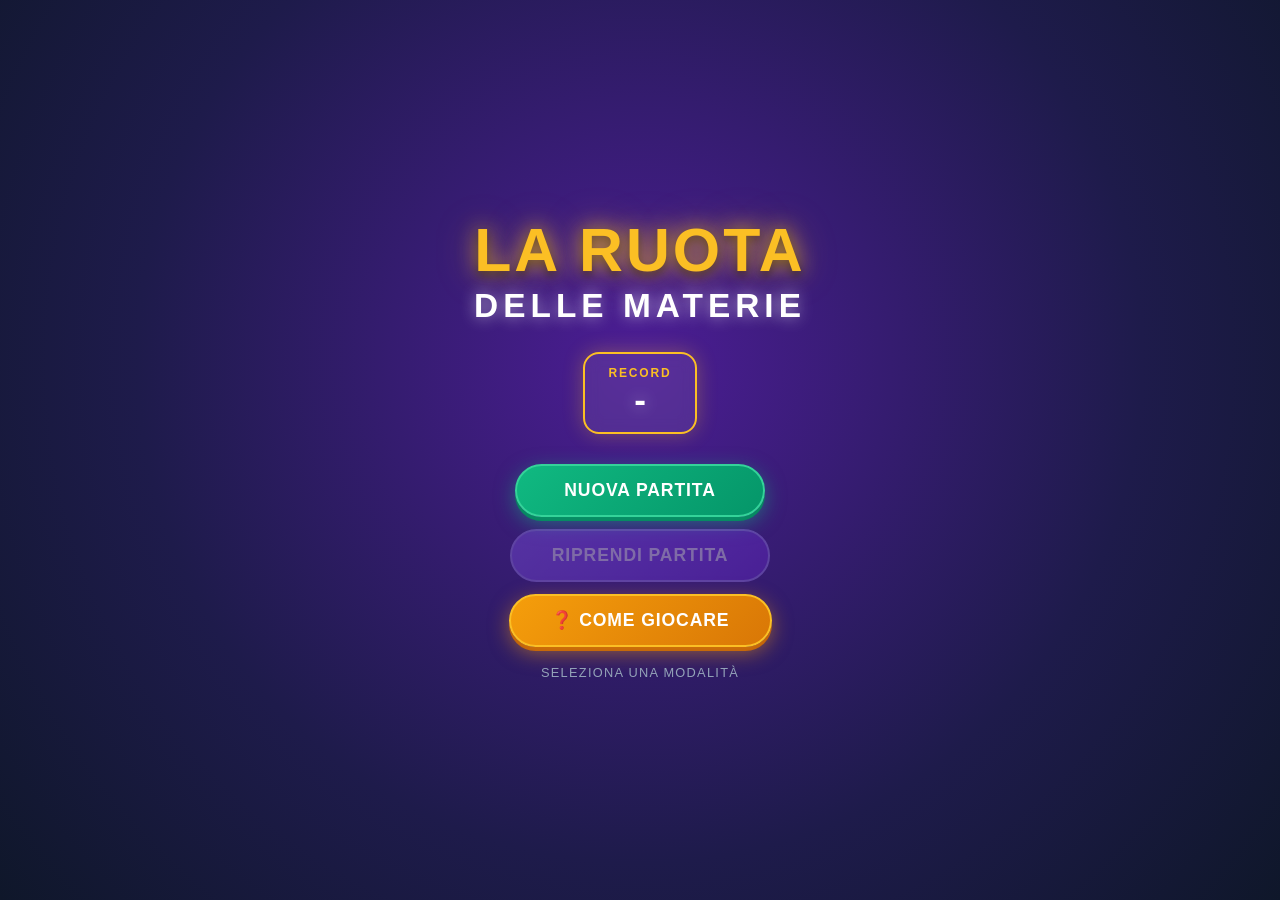
<file: index.html>
<!DOCTYPE html>
<html lang="it">
<head>
  <meta charset="UTF-8">
  <meta name="viewport" content="width=device-width, initial-scale=1.0, maximum-scale=1.0, user-scalable=no">
  <title>La Ruota delle Materie</title>
  <link rel="stylesheet" href="style.css">
</head>
<body>

  <!-- SPLASH SCREEN -->
  <div id="splashScreen" class="splash-screen">
    <div class="splash-content">
      <h1 class="splash-title">LA RUOTA<br><span>DELLE MATERIE</span></h1>
      <div class="splash-best">
        <div class="splash-best-label">Record</div>
        <div class="splash-best-value" id="splashBestScore">-</div>
      </div>
      <div class="splash-buttons">
        <button id="btnNewGame" class="splash-btn splash-btn-new">Nuova Partita</button>
        <button id="btnResumeGame" class="splash-btn splash-btn-resume" disabled>Riprendi Partita</button>
        <a href="help.html" class="splash-btn splash-btn-help">❓ Come Giocare</a>
      </div>
      <div class="splash-hint" id="splashHint">Seleziona una modalità</div>
    </div>
    <div class="splash-particles" id="splashParticles"></div>
  </div>

  <!-- GIOCO -->
  <div id="gameContainer" class="game-container hidden">

    <div class="top-bar">
      <button id="btnBackToMenu" class="top-bar-btn" title="Menu">≡ Menu</button>
      <button id="btnMute" class="top-bar-btn" title="Audio on/off">🔊</button>
    </div>

    <header class="dashboard-header">
      <div class="card" id="cardRound">
        <div class="card-label">Round</div>
        <div class="card-value" id="valRound">1</div>
      </div>
      <div class="card" id="cardConsonanti">
        <div class="card-label">Consonanti</div>
        <div class="card-value" id="valConsonanti">10</div>
      </div>
      <div class="card" id="cardVocali">
        <div class="card-label">Vocali</div>
        <div class="card-value" id="valVocali">3</div>
      </div>
      <div class="card card-jolly" id="cardJolly">
        <div class="card-label">Jolly</div>
        <div class="card-value" id="valJolly">—</div>
      </div>
    </header>

    <div id="winnerBanner" class="winner-full-banner">
      <div class="winner-label">Materia Estratta</div>
      <div id="winnerValue" class="winner-value">-</div>
    </div>

    <div id="questionPhase" class="question-phase-container">
      <div class="question-box">
        <div class="question-label">Domanda</div>
        <div id="questionText" class="question-text">-</div>
      </div>
      <div id="answerBoard" class="answer-board"></div>
      <div class="keyboard-container" id="keyboardContainer"></div>
      <div class="solve-controls">
        <button id="solveBtn" class="solve-btn">Dà la soluzione</button>
        <button id="clearBtn" class="clear-btn">Cancella</button>
      </div>
    </div>

    <div id="titleBanner" class="title-banner">Ruota delle Materie</div>

    <div id="wheelSection" class="wheel-section">
      <div class="wheel-container">
        <div class="pointer"></div>
        <canvas id="wheelCanvas" width="405" height="405"></canvas>
      </div>
      <button id="spinBtn" class="spin-btn">Gira la Ruota</button>
    </div>

    <div id="rewardModal" class="modal-overlay">
      <div class="modal-card">
        <div class="modal-title">Risultato Premio</div>
        <div id="rewardText" class="modal-reward">-</div>
        <button id="modalCloseBtn" class="modal-btn">Continua</button>
      </div>
    </div>

  </div>

  <script src="database.js"></script>
  <script src="app.js"></script>
</body>
</html>
</file>
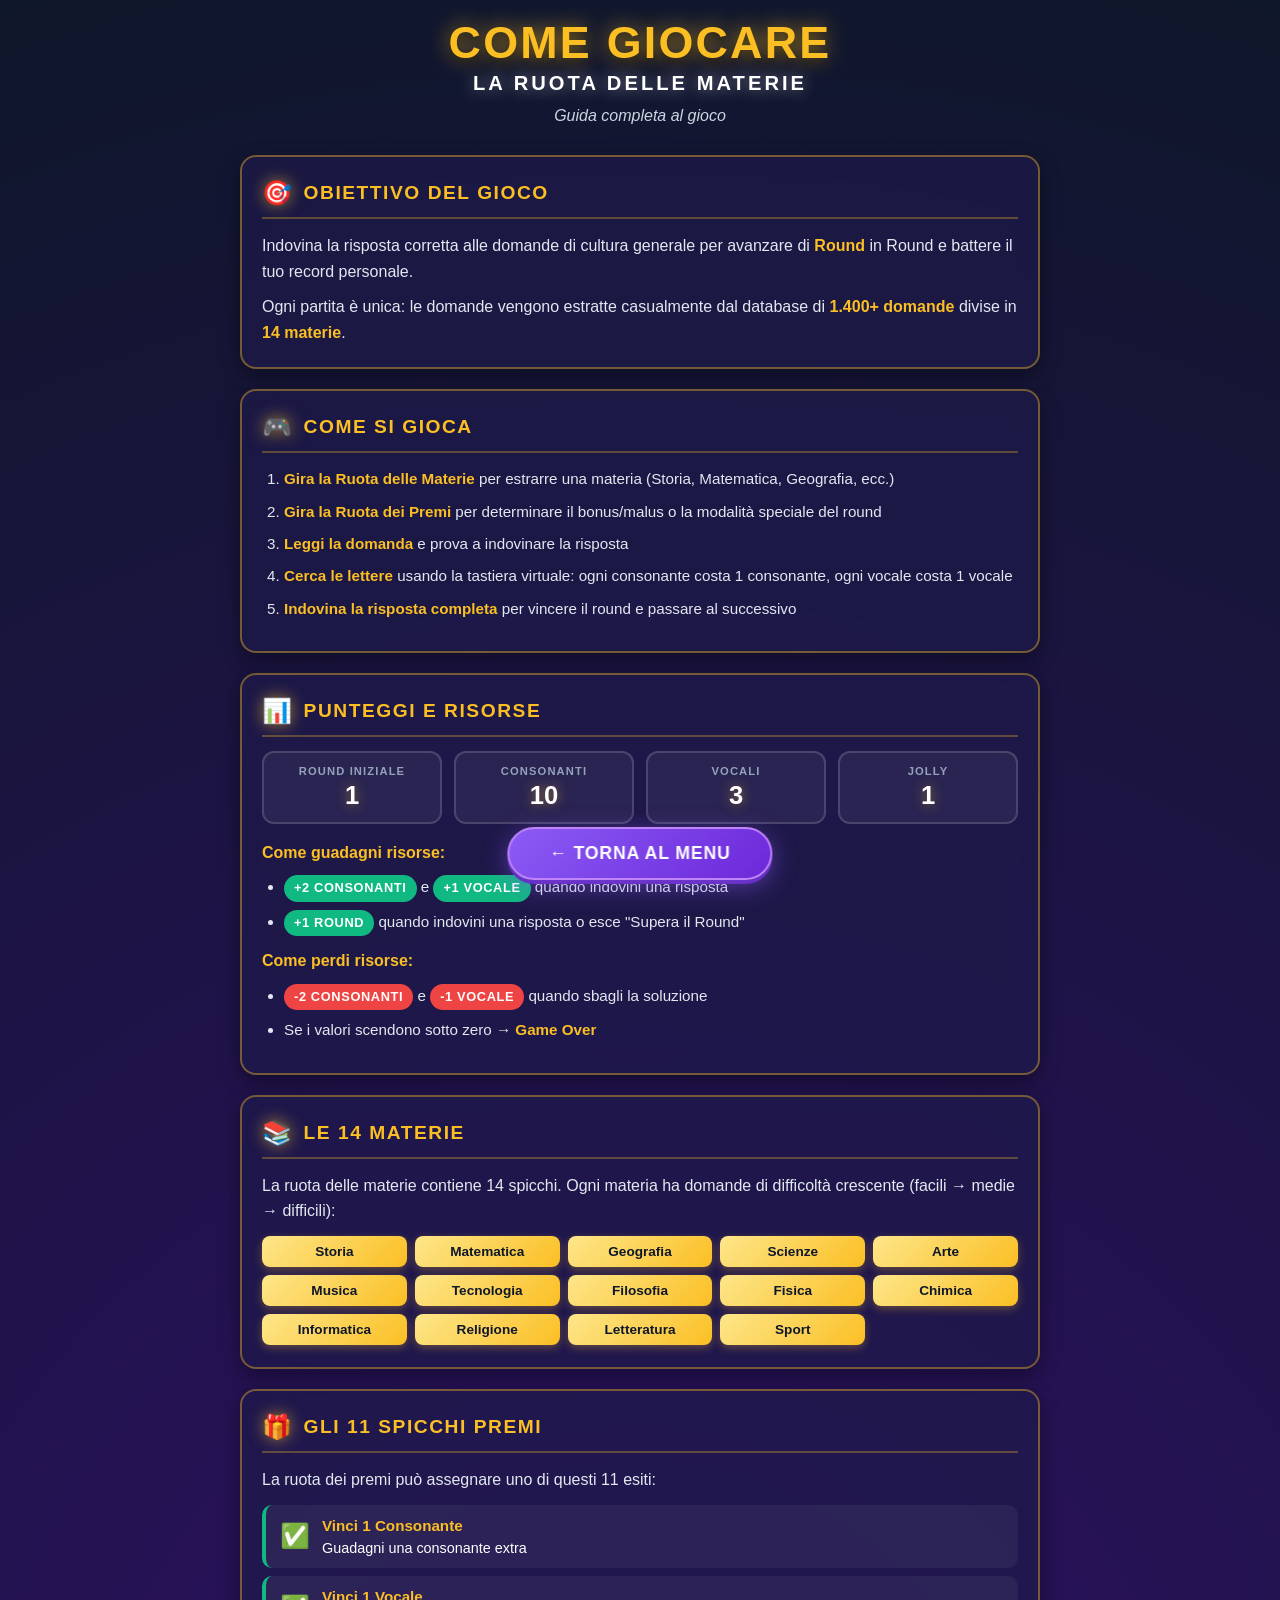
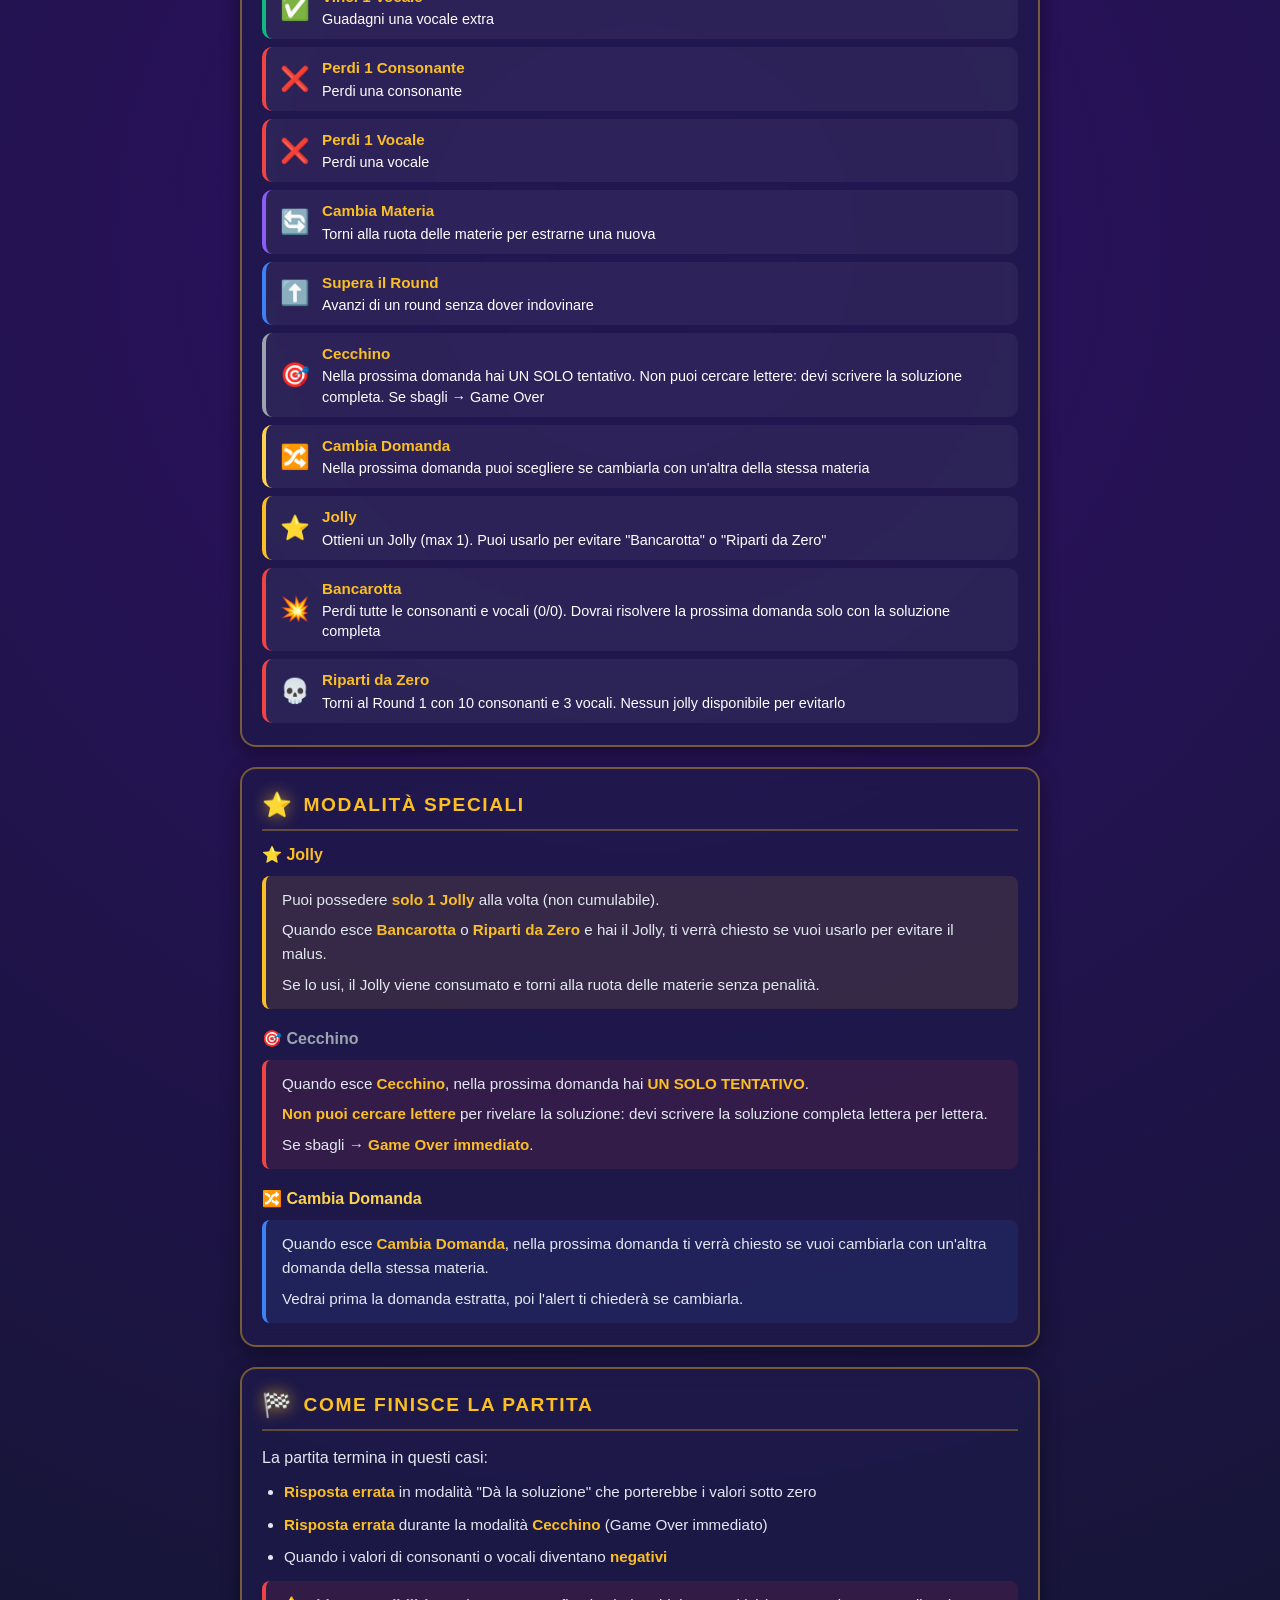
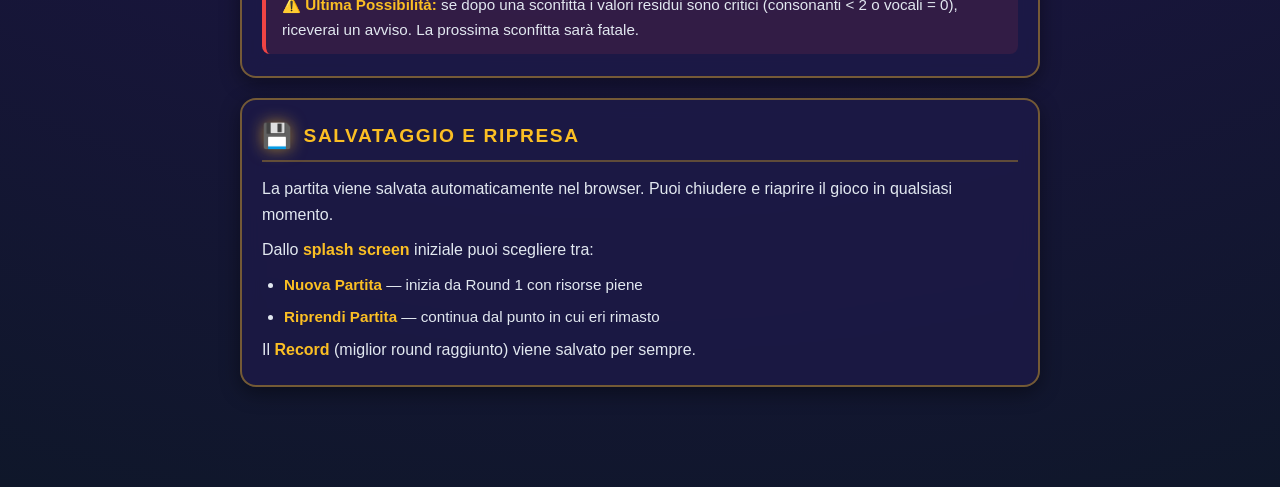
<file: Help.html>
<!DOCTYPE html>
<html lang="it">
<head>
  <meta charset="UTF-8">
  <meta name="viewport" content="width=device-width, initial-scale=1.0, maximum-scale=1.0, user-scalable=no">
  <title>Come Giocare - La Ruota delle Materie</title>
  <style>
    * {
      box-sizing: border-box;
      margin: 0;
      padding: 0;
      font-family: 'Segoe UI', Roboto, Helvetica, Arial, sans-serif;
    }

    body {
      background: radial-gradient(circle at center, #2e1065 0%, #0f172a 100%);
      min-height: 100vh;
      color: #fff;
      padding: 20px 16px 100px 16px;
      overflow-x: hidden;
    }

    /* HEADER */
    .help-header {
      text-align: center;
      margin-bottom: 30px;
      animation: fadeIn 0.8s ease-out;
    }

    @keyframes fadeIn {
      from { opacity: 0; transform: translateY(-10px); }
      to { opacity: 1; transform: translateY(0); }
    }

    .help-title {
      font-size: clamp(1.8rem, 6vw, 2.8rem);
      font-weight: 900;
      color: #fbbf24;
      text-transform: uppercase;
      letter-spacing: 0.05em;
      text-shadow:
        0 0 20px rgba(251, 191, 36, 0.7),
        0 4px 8px rgba(0, 0, 0, 0.6);
      line-height: 1;
    }

    .help-title span {
      display: block;
      font-size: 0.45em;
      color: #ffffff;
      letter-spacing: 0.15em;
      margin-top: 8px;
      text-shadow: 0 0 15px rgba(255, 255, 255, 0.5);
    }

    .help-subtitle {
      margin-top: 14px;
      font-size: 1rem;
      color: #cbd5e1;
      font-style: italic;
    }

    /* CONTAINER */
    .help-container {
      max-width: 800px;
      margin: 0 auto;
      display: flex;
      flex-direction: column;
      gap: 20px;
    }

    /* SEZIONI */
    .help-section {
      background: rgba(30, 27, 75, 0.7);
      border: 2px solid rgba(251, 191, 36, 0.4);
      border-radius: 16px;
      padding: 22px 20px;
      backdrop-filter: blur(10px);
      box-shadow: 0 6px 20px rgba(0, 0, 0, 0.4);
      animation: sectionIn 0.6s ease-out backwards;
    }

    .help-section:nth-child(1) { animation-delay: 0.05s; }
    .help-section:nth-child(2) { animation-delay: 0.1s; }
    .help-section:nth-child(3) { animation-delay: 0.15s; }
    .help-section:nth-child(4) { animation-delay: 0.2s; }
    .help-section:nth-child(5) { animation-delay: 0.25s; }
    .help-section:nth-child(6) { animation-delay: 0.3s; }
    .help-section:nth-child(7) { animation-delay: 0.35s; }
    .help-section:nth-child(8) { animation-delay: 0.4s; }

    @keyframes sectionIn {
      from { opacity: 0; transform: translateY(20px); }
      to { opacity: 1; transform: translateY(0); }
    }

    .help-section h2 {
      font-size: 1.2rem;
      font-weight: 900;
      color: #fbbf24;
      text-transform: uppercase;
      letter-spacing: 0.08em;
      margin-bottom: 14px;
      display: flex;
      align-items: center;
      gap: 10px;
      padding-bottom: 10px;
      border-bottom: 2px solid rgba(251, 191, 36, 0.3);
    }

    .help-section h2 .icon {
      font-size: 1.5rem;
      filter: drop-shadow(0 0 8px rgba(251, 191, 36, 0.6));
    }

    .help-section p {
      font-size: 1rem;
      line-height: 1.6;
      color: #e2e8f0;
      margin-bottom: 10px;
    }

    .help-section p:last-child {
      margin-bottom: 0;
    }

    .help-section ul, .help-section ol {
      margin-left: 22px;
      margin-top: 8px;
    }

    .help-section li {
      font-size: 0.95rem;
      line-height: 1.6;
      color: #e2e8f0;
      margin-bottom: 8px;
    }

    .help-section strong {
      color: #fbbf24;
      font-weight: 800;
    }

    .help-section em {
      color: #a5f3fc;
      font-style: normal;
      font-weight: 700;
    }

    /* CARD STATISTICHE */
    .stat-grid {
      display: grid;
      grid-template-columns: repeat(auto-fit, minmax(140px, 1fr));
      gap: 12px;
      margin-top: 12px;
    }

    .stat-card {
      background: rgba(255, 255, 255, 0.06);
      border: 2px solid rgba(255, 255, 255, 0.15);
      border-radius: 12px;
      padding: 12px 14px;
      text-align: center;
    }

    .stat-label {
      font-size: 0.7rem;
      font-weight: 800;
      color: #94a3b8;
      text-transform: uppercase;
      letter-spacing: 0.1em;
      margin-bottom: 4px;
    }

    .stat-value {
      font-size: 1.6rem;
      font-weight: 900;
      color: #ffffff;
      text-shadow: 0 0 12px rgba(251, 191, 36, 0.5);
    }

    /* BADGE COLORATI */
    .badge {
      display: inline-block;
      padding: 3px 10px;
      border-radius: 20px;
      font-size: 0.8rem;
      font-weight: 800;
      text-transform: uppercase;
      letter-spacing: 0.05em;
    }

    .badge-gold { background: #fbbf24; color: #0f172a; }
    .badge-green { background: #10b981; color: #fff; }
    .badge-red { background: #ef4444; color: #fff; }
    .badge-blue { background: #3b82f6; color: #fff; }
    .badge-purple { background: #8b5cf6; color: #fff; }
    .badge-pink { background: #ec4899; color: #fff; }
    .badge-gray { background: #9ca3af; color: #fff; }

    /* SEZIONI SPECIALI */
    .special-box {
      background: rgba(251, 191, 36, 0.1);
      border-left: 4px solid #fbbf24;
      border-radius: 8px;
      padding: 12px 16px;
      margin-top: 12px;
    }

    .special-box.danger {
      background: rgba(239, 68, 68, 0.1);
      border-left-color: #ef4444;
    }

    .special-box.info {
      background: rgba(59, 130, 246, 0.1);
      border-left-color: #3b82f6;
    }

    .special-box p {
      font-size: 0.95rem;
      margin-bottom: 6px;
    }

    .special-box p:last-child {
      margin-bottom: 0;
    }

    /* LISTA MATERIE */
    .materie-grid {
      display: grid;
      grid-template-columns: repeat(auto-fill, minmax(130px, 1fr));
      gap: 8px;
      margin-top: 12px;
    }

    .materia-chip {
      padding: 8px 10px;
      border-radius: 8px;
      font-size: 0.85rem;
      font-weight: 700;
      text-align: center;
      color: #0f172a;
      background: linear-gradient(135deg, #fde68a 0%, #fbbf24 100%);
      box-shadow: 0 3px 8px rgba(251, 191, 36, 0.3);
      transition: transform 0.2s ease;
    }

    .materia-chip:hover {
      transform: translateY(-2px) scale(1.03);
    }

    /* SPICCHI PREMI */
    .premi-list {
      display: flex;
      flex-direction: column;
      gap: 8px;
      margin-top: 12px;
    }

    .premio-item {
      display: flex;
      align-items: center;
      gap: 12px;
      padding: 10px 14px;
      background: rgba(255, 255, 255, 0.05);
      border-radius: 10px;
      border-left: 4px solid;
    }

    .premio-icon {
      font-size: 1.5rem;
      flex-shrink: 0;
    }

    .premio-text {
      flex: 1;
      font-size: 0.9rem;
      line-height: 1.4;
    }

    .premio-text strong {
      display: block;
      font-size: 0.95rem;
      margin-bottom: 2px;
    }

    /* BOTTONE TORNA AL MENU */
    .back-button {
      position: fixed;
      bottom: 20px;
      left: 50%;
      transform: translateX(-50%);
      padding: 14px 40px;
      font-size: 1.1rem;
      font-weight: 900;
      color: #ffffff;
      background: linear-gradient(135deg, #8b5cf6 0%, #6d28d9 100%);
      border: 2px solid #c084fc;
      border-radius: 50px;
      cursor: pointer;
      box-shadow: 0 6px 25px rgba(139, 92, 246, 0.5), 0 4px 0 #5b21b6;
      text-transform: uppercase;
      letter-spacing: 0.05em;
      transition: all 0.2s ease;
      z-index: 100;
      backdrop-filter: blur(10px);
    }

    .back-button:hover {
      transform: translateX(-50%) translateY(-2px);
      box-shadow: 0 8px 30px rgba(139, 92, 246, 0.7), 0 4px 0 #5b21b6;
    }

    .back-button:active {
      transform: translateX(-50%) translateY(2px);
      box-shadow: 0 2px 10px rgba(139, 92, 246, 0.5), 0 1px 0 #5b21b6;
    }

    /* RESPONSIVE */
    @media (max-width: 500px) {
      body { padding: 16px 12px 90px 12px; }
      .help-section { padding: 18px 14px; }
      .help-section h2 { font-size: 1.05rem; }
      .help-section p, .help-section li { font-size: 0.9rem; }
      .stat-value { font-size: 1.3rem; }
      .materie-grid { grid-template-columns: repeat(2, 1fr); }
      .back-button { padding: 12px 30px; font-size: 1rem; }
    }
  </style>
</head>
<body>

  <!-- HEADER -->
  <header class="help-header">
    <h1 class="help-title">
      Come Giocare
      <span>La Ruota delle Materie</span>
    </h1>
    <p class="help-subtitle">Guida completa al gioco</p>
  </header>

  <div class="help-container">

    <!-- 1. OBIETTIVO -->
    <section class="help-section">
      <h2><span class="icon">🎯</span>Obiettivo del Gioco</h2>
      <p>
        Indovina la risposta corretta alle domande di cultura generale per avanzare
        di <strong>Round</strong> in Round e battere il tuo record personale.
      </p>
      <p>
        Ogni partita è unica: le domande vengono estratte casualmente dal database
        di <strong>1.400+ domande</strong> divise in <strong>14 materie</strong>.
      </p>
    </section>

    <!-- 2. COME SI GIOCA -->
    <section class="help-section">
      <h2><span class="icon">🎮</span>Come si Gioca</h2>
      <ol>
        <li>
          <strong>Gira la Ruota delle Materie</strong> per estrarre una materia
          (Storia, Matematica, Geografia, ecc.)
        </li>
        <li>
          <strong>Gira la Ruota dei Premi</strong> per determinare il bonus/malus
          o la modalità speciale del round
        </li>
        <li>
          <strong>Leggi la domanda</strong> e prova a indovinare la risposta
        </li>
        <li>
          <strong>Cerca le lettere</strong> usando la tastiera virtuale: ogni
          consonante costa 1 consonante, ogni vocale costa 1 vocale
        </li>
        <li>
          <strong>Indovina la risposta completa</strong> per vincere il round
          e passare al successivo
        </li>
      </ol>
    </section>

    <!-- 3. PUNTEGGI -->
    <section class="help-section">
      <h2><span class="icon">📊</span>Punteggi e Risorse</h2>
      <div class="stat-grid">
        <div class="stat-card">
          <div class="stat-label">Round Iniziale</div>
          <div class="stat-value">1</div>
        </div>
        <div class="stat-card">
          <div class="stat-label">Consonanti</div>
          <div class="stat-value">10</div>
        </div>
        <div class="stat-card">
          <div class="stat-label">Vocali</div>
          <div class="stat-value">3</div>
        </div>
        <div class="stat-card">
          <div class="stat-label">Jolly</div>
          <div class="stat-value">1</div>
        </div>
      </div>
      <p style="margin-top: 16px;">
        <strong>Come guadagni risorse:</strong>
      </p>
      <ul>
        <li><span class="badge badge-green">+2 Consonanti</span> e <span class="badge badge-green">+1 Vocale</span> quando indovini una risposta</li>
        <li><span class="badge badge-green">+1 Round</span> quando indovini una risposta o esce "Supera il Round"</li>
      </ul>
      <p style="margin-top: 12px;">
        <strong>Come perdi risorse:</strong>
      </p>
      <ul>
        <li><span class="badge badge-red">-2 Consonanti</span> e <span class="badge badge-red">-1 Vocale</span> quando sbagli la soluzione</li>
        <li>Se i valori scendono sotto zero → <strong>Game Over</strong></li>
      </ul>
    </section>

    <!-- 4. MATERIE -->
    <section class="help-section">
      <h2><span class="icon">📚</span>Le 14 Materie</h2>
      <p>
        La ruota delle materie contiene 14 spicchi. Ogni materia ha domande di
        difficoltà crescente (facili → medie → difficili):
      </p>
      <div class="materie-grid">
        <div class="materia-chip">Storia</div>
        <div class="materia-chip">Matematica</div>
        <div class="materia-chip">Geografia</div>
        <div class="materia-chip">Scienze</div>
        <div class="materia-chip">Arte</div>
        <div class="materia-chip">Musica</div>
        <div class="materia-chip">Tecnologia</div>
        <div class="materia-chip">Filosofia</div>
        <div class="materia-chip">Fisica</div>
        <div class="materia-chip">Chimica</div>
        <div class="materia-chip">Informatica</div>
        <div class="materia-chip">Religione</div>
        <div class="materia-chip">Letteratura</div>
        <div class="materia-chip">Sport</div>
      </div>
    </section>

    <!-- 5. SPICCHI PREMI -->
    <section class="help-section">
      <h2><span class="icon">🎁</span>Gli 11 Spicchi Premi</h2>
      <p>La ruota dei premi può assegnare uno di questi 11 esiti:</p>
      <div class="premi-list">
        <div class="premio-item" style="border-left-color: #10b981;">
          <div class="premio-icon">✅</div>
          <div class="premio-text">
            <strong>Vinci 1 Consonante</strong>
            Guadagni una consonante extra
          </div>
        </div>
        <div class="premio-item" style="border-left-color: #10b981;">
          <div class="premio-icon">✅</div>
          <div class="premio-text">
            <strong>Vinci 1 Vocale</strong>
            Guadagni una vocale extra
          </div>
        </div>
        <div class="premio-item" style="border-left-color: #ef4444;">
          <div class="premio-icon">❌</div>
          <div class="premio-text">
            <strong>Perdi 1 Consonante</strong>
            Perdi una consonante
          </div>
        </div>
        <div class="premio-item" style="border-left-color: #ef4444;">
          <div class="premio-icon">❌</div>
          <div class="premio-text">
            <strong>Perdi 1 Vocale</strong>
            Perdi una vocale
          </div>
        </div>
        <div class="premio-item" style="border-left-color: #8b5cf6;">
          <div class="premio-icon">🔄</div>
          <div class="premio-text">
            <strong>Cambia Materia</strong>
            Torni alla ruota delle materie per estrarne una nuova
          </div>
        </div>
        <div class="premio-item" style="border-left-color: #3b82f6;">
          <div class="premio-icon">⬆️</div>
          <div class="premio-text">
            <strong>Supera il Round</strong>
            Avanzi di un round senza dover indovinare
          </div>
        </div>
        <div class="premio-item" style="border-left-color: #9ca3af;">
          <div class="premio-icon">🎯</div>
          <div class="premio-text">
            <strong>Cecchino</strong>
            Nella prossima domanda hai UN SOLO tentativo. Non puoi cercare lettere: devi scrivere la soluzione completa. Se sbagli → Game Over
          </div>
        </div>
        <div class="premio-item" style="border-left-color: #fcd34d;">
          <div class="premio-icon">🔀</div>
          <div class="premio-text">
            <strong>Cambia Domanda</strong>
            Nella prossima domanda puoi scegliere se cambiarla con un'altra della stessa materia
          </div>
        </div>
        <div class="premio-item" style="border-left-color: #fbbf24;">
          <div class="premio-icon">⭐</div>
          <div class="premio-text">
            <strong>Jolly</strong>
            Ottieni un Jolly (max 1). Puoi usarlo per evitare "Bancarotta" o "Riparti da Zero"
          </div>
        </div>
        <div class="premio-item" style="border-left-color: #ef4444;">
          <div class="premio-icon">💥</div>
          <div class="premio-text">
            <strong>Bancarotta</strong>
            Perdi tutte le consonanti e vocali (0/0). Dovrai risolvere la prossima domanda solo con la soluzione completa
          </div>
        </div>
        <div class="premio-item" style="border-left-color: #ef4444;">
          <div class="premio-icon">💀</div>
          <div class="premio-text">
            <strong>Riparti da Zero</strong>
            Torni al Round 1 con 10 consonanti e 3 vocali. Nessun jolly disponibile per evitarlo
          </div>
        </div>
      </div>
    </section>

    <!-- 6. MODALITÀ SPECIALI -->
    <section class="help-section">
      <h2><span class="icon">⭐</span>Modalità Speciali</h2>

      <h3 style="color: #fbbf24; font-size: 1rem; margin: 14px 0 8px 0;">⭐ Jolly</h3>
      <div class="special-box">
        <p>
          Puoi possedere <strong>solo 1 Jolly</strong> alla volta (non cumulabile).
        </p>
        <p>
          Quando esce <strong>Bancarotta</strong> o <strong>Riparti da Zero</strong> e hai il Jolly,
          ti verrà chiesto se vuoi usarlo per evitare il malus.
        </p>
        <p>
          Se lo usi, il Jolly viene consumato e torni alla ruota delle materie senza penalità.
        </p>
      </div>

      <h3 style="color: #9ca3af; font-size: 1rem; margin: 20px 0 8px 0;">🎯 Cecchino</h3>
      <div class="special-box danger">
        <p>
          Quando esce <strong>Cecchino</strong>, nella prossima domanda hai
          <strong>UN SOLO TENTATIVO</strong>.
        </p>
        <p>
          <strong>Non puoi cercare lettere</strong> per rivelare la soluzione:
          devi scrivere la soluzione completa lettera per lettera.
        </p>
        <p>
          Se sbagli → <strong>Game Over immediato</strong>.
        </p>
      </div>

      <h3 style="color: #fcd34d; font-size: 1rem; margin: 20px 0 8px 0;">🔀 Cambia Domanda</h3>
      <div class="special-box info">
        <p>
          Quando esce <strong>Cambia Domanda</strong>, nella prossima domanda
          ti verrà chiesto se vuoi cambiarla con un'altra domanda della stessa materia.
        </p>
        <p>
          Vedrai prima la domanda estratta, poi l'alert ti chiederà se cambiarla.
        </p>
      </div>
    </section>

    <!-- 7. FINE PARTITA -->
    <section class="help-section">
      <h2><span class="icon">🏁</span>Come Finisce la Partita</h2>
      <p>La partita termina in questi casi:</p>
      <ul>
        <li><strong>Risposta errata</strong> in modalità "Dà la soluzione" che porterebbe i valori sotto zero</li>
        <li><strong>Risposta errata</strong> durante la modalità <strong>Cecchino</strong> (Game Over immediato)</li>
        <li>Quando i valori di consonanti o vocali diventano <strong>negativi</strong></li>
      </ul>
      <div class="special-box danger">
        <p>
          <strong>⚠️ Ultima Possibilità:</strong> se dopo una sconfitta i valori
          residui sono critici (consonanti &lt; 2 o vocali = 0), riceverai un
          avviso. La prossima sconfitta sarà fatale.
        </p>
      </div>
    </section>

    <!-- 8. SALVATAGGIO -->
    <section class="help-section">
      <h2><span class="icon">💾</span>Salvataggio e Ripresa</h2>
      <p>
        La partita viene salvata automaticamente nel browser. Puoi chiudere e
        riaprire il gioco in qualsiasi momento.
      </p>
      <p>
        Dallo <strong>splash screen</strong> iniziale puoi scegliere tra:
      </p>
      <ul>
        <li><strong>Nuova Partita</strong> — inizia da Round 1 con risorse piene</li>
        <li><strong>Riprendi Partita</strong> — continua dal punto in cui eri rimasto</li>
      </ul>
      <p>
        Il <strong>Record</strong> (miglior round raggiunto) viene salvato per sempre.
      </p>
    </section>

  </div>

  <!-- BOTTONE TORNA AL MENU -->
  <button class="back-button" onclick="tornaAlMenu()">← Torna al Menu</button>

  <script>
    function tornaAlMenu() {
      // Suono opzionale (click) se l'audio è supportato
      try {
        const AudioCtx = window.AudioContext || window.webkitAudioContext;
        if (AudioCtx) {
          const ctx = new AudioCtx();
          const osc = ctx.createOscillator();
          const gain = ctx.createGain();
          osc.type = 'square';
          osc.frequency.value = 700;
          gain.gain.setValueAtTime(0.08, ctx.currentTime);
          gain.gain.exponentialRampToValueAtTime(0.001, ctx.currentTime + 0.08);
          osc.connect(gain);
          gain.connect(ctx.destination);
          osc.start();
          osc.stop(ctx.currentTime + 0.08);
        }
      } catch(e) {}

      // Torna alla pagina principale (index.html)
      setTimeout(() => {
        window.location.href = 'index.html';
      }, 100);
    }

    // Supporto tastiera: ESC per tornare al menu
    document.addEventListener('keydown', (e) => {
      if (e.key === 'Escape') {
        tornaAlMenu();
      }
    });
  </script>

</body>
</html>
</file>
<file: style.css>
/* RESET E BASE */
* {
  box-sizing: border-box;
  margin: 0;
  padding: 0;
  font-family: 'Segoe UI', Roboto, Helvetica, Arial, sans-serif;
}

body {
  background: radial-gradient(circle at center, #2e1065 0%, #0f172a 100%);
  min-height: 100vh;
  display: flex;
  flex-direction: column;
  align-items: center;
  padding: 16px;
  color: #fff;
  overflow-x: hidden;
}

.hidden { display: none !important; }

/* SPLASH SCREEN */
.splash-screen {
  position: fixed;
  inset: 0;
  background: radial-gradient(circle at 50% 40%, #4c1d95 0%, #1e1b4b 60%, #0f172a 100%);
  display: flex;
  justify-content: center;
  align-items: center;
  z-index: 999;
  transition: opacity 0.8s ease, visibility 0.8s ease;
  overflow: hidden;
}

.splash-screen.fade-out {
  opacity: 0;
  visibility: hidden;
  pointer-events: none;
}

.splash-content {
  text-align: center;
  z-index: 2;
  padding: 20px;
  animation: splashIn 1s cubic-bezier(0.175, 0.885, 0.32, 1.275);
}

@keyframes splashIn {
  from { opacity: 0; transform: scale(0.8) translateY(20px); }
  to { opacity: 1; transform: scale(1) translateY(0); }
}

.splash-title {
  font-size: clamp(2rem, 7vw, 3.8rem);
  font-weight: 900;
  color: #fbbf24;
  text-transform: uppercase;
  letter-spacing: 0.05em;
  line-height: 1;
  margin-bottom: 30px;
  text-shadow:
    0 0 20px rgba(251, 191, 36, 0.8),
    0 0 40px rgba(251, 191, 36, 0.4),
    0 4px 8px rgba(0, 0, 0, 0.6);
  animation: titlePulse 2.5s ease-in-out infinite;
}

.splash-title span {
  display: block;
  font-size: 0.55em;
  color: #ffffff;
  letter-spacing: 0.15em;
  margin-top: 8px;
  text-shadow: 0 0 15px rgba(255, 255, 255, 0.6);
}

@keyframes titlePulse {
  0%, 100% { transform: scale(1); }
  50% { transform: scale(1.04); }
}

.splash-best {
  background: rgba(255, 255, 255, 0.08);
  border: 2px solid #fbbf24;
  border-radius: 16px;
  padding: 12px 24px;
  display: inline-block;
  margin-bottom: 30px;
  backdrop-filter: blur(8px);
  box-shadow: 0 0 20px rgba(251, 191, 36, 0.3);
}

.splash-best-label {
  font-size: 0.75rem;
  font-weight: 800;
  color: #fbbf24;
  text-transform: uppercase;
  letter-spacing: 0.15em;
}

.splash-best-value {
  font-size: 2.2rem;
  font-weight: 900;
  color: #ffffff;
  text-shadow: 0 0 15px rgba(255, 255, 255, 0.5);
}

.splash-buttons {
  display: flex;
  flex-direction: column;
  gap: 12px;
  align-items: center;
}

.splash-btn {
  padding: 14px 40px;
  font-size: 1.1rem;
  font-weight: 800;
  color: #ffffff;
  border: 2px solid transparent;
  border-radius: 50px;
  cursor: pointer;
  text-transform: uppercase;
  letter-spacing: 0.05em;
  transition: all 0.2s ease;
  min-width: 250px;
}

.splash-btn-new {
  background: linear-gradient(135deg, #10b981 0%, #059669 100%);
  border-color: #34d399;
  box-shadow: 0 6px 20px rgba(16, 185, 129, 0.5), 0 4px 0 #047857;
}

.splash-btn-new:hover { transform: translateY(-2px); }

.splash-btn-resume {
  background: linear-gradient(135deg, #8b5cf6 0%, #6d28d9 100%);
  border-color: #a78bfa;
  box-shadow: 0 6px 20px rgba(139, 92, 246, 0.5), 0 4px 0 #5b21b6;
}

.splash-btn-resume:not(:disabled):hover { transform: translateY(-2px); }

.splash-btn-resume:disabled {
  opacity: 0.35;
  cursor: not-allowed;
  box-shadow: none;
}

.splash-hint {
  margin-top: 18px;
  font-size: 0.8rem;
  color: #94a3b8;
  letter-spacing: 0.1em;
  text-transform: uppercase;
  animation: hintBlink 1.5s ease-in-out infinite;
}

@keyframes hintBlink {
  0%, 100% { opacity: 0.4; }
  50% { opacity: 1; }
}

.splash-particles {
  position: absolute;
  inset: 0;
  z-index: 1;
  pointer-events: none;
}

.splash-particle {
  position: absolute;
  border-radius: 50%;
  background: rgba(251, 191, 36, 0.6);
  box-shadow: 0 0 10px rgba(251, 191, 36, 0.8);
  animation: floatUp linear infinite;
}

@keyframes floatUp {
  from { transform: translateY(0) scale(1); opacity: 0; }
  10% { opacity: 0.8; }
  90% { opacity: 0.8; }
  to { transform: translateY(-100vh) scale(0.3); opacity: 0; }
}

/* GIOCO */
.game-container {
  display: flex;
  flex-direction: column;
  align-items: center;
  width: 100%;
  animation: gameIn 0.8s ease-out;
  padding-top: 45px;
}

@keyframes gameIn {
  from { opacity: 0; transform: translateY(15px); }
  to { opacity: 1; transform: translateY(0); }
}

/* TOP BAR */
.top-bar {
  position: fixed;
  top: 10px;
  right: 10px;
  display: flex;
  gap: 8px;
  z-index: 50;
}

.top-bar-btn {
  padding: 8px 14px;
  font-size: 0.85rem;
  font-weight: 800;
  background: rgba(255, 255, 255, 0.1);
  color: #fff;
  border: 1px solid rgba(255, 255, 255, 0.3);
  border-radius: 50px;
  cursor: pointer;
  text-transform: uppercase;
  letter-spacing: 0.08em;
  transition: all 0.2s ease;
  backdrop-filter: blur(6px);
}

.top-bar-btn:hover {
  background: rgba(251, 191, 36, 0.3);
  border-color: #fbbf24;
  transform: scale(1.05);
}

.top-bar-btn.muted {
  background: rgba(239, 68, 68, 0.25);
  border-color: #ef4444;
}

/* DASHBOARD */
.dashboard-header {
  display: flex;
  justify-content: space-between;
  gap: 12px;
  width: 100%;
  max-width: 800px;
  flex-wrap: wrap;
}

.card {
  flex: 1;
  min-width: 90px;
  background: rgba(255, 255, 255, 0.07);
  backdrop-filter: blur(10px);
  border: 2px solid rgba(255, 255, 255, 0.15);
  border-radius: 12px;
  padding: 8px 12px;
  text-align: center;
  box-shadow: 0 6px 15px rgba(0, 0, 0, 0.3);
  transition: all 0.3s ease;
}

.card-label {
  font-size: 0.75rem;
  font-weight: 700;
  color: #94a3b8;
  text-transform: uppercase;
  letter-spacing: 0.1em;
  margin-bottom: 2px;
}

.card-value {
  font-size: 1.6rem;
  font-weight: 800;
  color: #f8fafc;
  text-shadow: 0 2px 4px rgba(0,0,0,0.5);
  line-height: 1.2;
  transition: transform 0.2s ease;
}

.card-value.bump { animation: valueBump 0.4s ease; }

@keyframes valueBump {
  0%, 100% { transform: scale(1); }
  50% { transform: scale(1.35); color: #fbbf24; }
}

.card-jolly {
  flex: 0 0 auto;
  min-width: 90px;
  border-color: #f472b6;
  background: rgba(244, 114, 182, 0.12);
}

.card-jolly.has-jolly {
  border-color: #fbbf24;
  background: rgba(251, 191, 36, 0.2);
  box-shadow: 0 0 20px rgba(251, 191, 36, 0.6);
  animation: jollyPulse 1.5s ease-in-out infinite;
}

@keyframes jollyPulse {
  0%, 100% { box-shadow: 0 0 20px rgba(251, 191, 36, 0.6); }
  50% { box-shadow: 0 0 35px rgba(251, 191, 36, 1); }
}

.card-jolly .card-value { font-size: 1.4rem; }

.card-jolly.has-jolly .card-value {
  color: #fbbf24;
  text-shadow: 0 0 15px rgba(251, 191, 36, 0.8);
}

/* ANIMAZIONI CARD */
.win-glow {
  animation: victoryFlash 0.8s ease-in-out 3 !important;
  border-color: #fbbf24 !important;
}

@keyframes victoryFlash {
  0%, 100% { transform: scale(1); box-shadow: 0 0 15px rgba(251, 191, 36, 0.4); }
  50% {
    transform: scale(1.15);
    box-shadow: 0 0 45px #fbbf24, 0 0 25px #ffffff, inset 0 0 20px #fbbf24;
    background: rgba(251, 191, 36, 0.25);
  }
}

.shake-fail {
  animation: shakeRedExtreme 0.6s ease-in-out 3 !important;
  border-color: #ef4444 !important;
}

@keyframes shakeRedExtreme {
  0%, 100% { transform: translateX(0) scale(1); box-shadow: 0 0 15px rgba(239, 68, 68, 0.4); }
  20%, 60% {
    transform: translateX(-14px) scale(1.05);
    box-shadow: 0 0 40px #ef4444, inset 0 0 20px #ef4444;
    background: rgba(239, 68, 68, 0.3);
  }
  40%, 80% {
    transform: translateX(14px) scale(1.05);
    box-shadow: 0 0 40px #ef4444, inset 0 0 20px #ef4444;
    background: rgba(239, 68, 68, 0.3);
  }
}

/* BANNER MATERIA */
.winner-full-banner {
  display: none;
  width: 100vw;
  background: linear-gradient(90deg, rgba(245,158,11,0.15) 0%, rgba(245,158,11,0.4) 50%, rgba(245,158,11,0.15) 100%);
  border-top: 2px solid #fbbf24;
  border-bottom: 2px solid #fbbf24;
  padding: 14px 0;
  text-align: center;
  margin-top: 15px;
  backdrop-filter: blur(8px);
  box-shadow: 0 0 20px rgba(245, 158, 11, 0.2);
  animation: fadeIn 0.5s ease-out forwards;
}

@keyframes fadeIn {
  from { opacity: 0; transform: translateY(-10px); }
  to { opacity: 1; transform: translateY(0); }
}

.winner-label {
  font-size: 0.85rem;
  font-weight: 800;
  color: #fbbf24;
  text-transform: uppercase;
  letter-spacing: 0.15em;
  margin-bottom: 2px;
}

.winner-value {
  font-size: 2.2rem;
  font-weight: 900;
  color: #ffffff;
  text-transform: uppercase;
  letter-spacing: 0.05em;
  text-shadow: 0 0 14px rgba(251, 191, 36, 0.7);
  animation: winnerBounce 0.6s ease;
}

@keyframes winnerBounce {
  0% { transform: scale(0.5); opacity: 0; }
  60% { transform: scale(1.1); }
  100% { transform: scale(1); opacity: 1; }
}

/* DOMANDA */
.question-phase-container {
  display: none;
  width: 100%;
  max-width: 800px;
  flex-direction: column;
  align-items: center;
  gap: 20px;
  margin-top: 20px;
  animation: fadeIn 0.6s cubic-bezier(0.175, 0.885, 0.32, 1.275) forwards;
}

.question-box {
  width: 100%;
  background: rgba(30, 27, 75, 0.75);
  border: 2px solid #fbbf24;
  border-radius: 16px;
  padding: 20px;
  text-align: center;
  backdrop-filter: blur(12px);
  box-shadow: 0 0 25px rgba(251, 191, 36, 0.35);
  animation: questionPulse 3s ease-in-out infinite;
}

@keyframes questionPulse {
  0%, 100% { box-shadow: 0 0 25px rgba(251, 191, 36, 0.35); }
  50% { box-shadow: 0 0 40px rgba(251, 191, 36, 0.55); }
}

.question-label {
  font-size: 0.85rem;
  font-weight: 800;
  color: #fbbf24;
  text-transform: uppercase;
  letter-spacing: 0.15em;
  margin-bottom: 8px;
}

.question-text {
  font-size: 1.35rem;
  font-weight: 700;
  color: #ffffff;
  line-height: 1.4;
  text-shadow: 0 2px 4px rgba(0,0,0,0.5);
}

/* TABELLONE RISPOSTA */
.answer-board {
  display: flex;
  flex-wrap: wrap;
  justify-content: center;
  gap: 8px;
  max-width: 750px;
  padding: 10px;
  border-radius: 12px;
  transition: all 0.3s ease;
}

.letter-tile {
  width: 42px;
  height: 52px;
  background: #0f172a;
  border: 2px solid #38bdf8;
  border-radius: 8px;
  display: flex;
  justify-content: center;
  align-items: center;
  font-size: 1.6rem;
  font-weight: 900;
  color: #ffffff;
  box-shadow: inset 0 0 10px rgba(0,0,0,0.8), 0 4px 8px rgba(0,0,0,0.3);
  user-select: none;
  transition: all 0.3s ease;
}

.letter-tile.covered {
  background: linear-gradient(135deg, #1e293b 0%, #0f172a 100%);
  border-color: #475569;
  color: transparent !important;
  text-shadow: none !important;
  box-shadow: 0 4px 6px rgba(0,0,0,0.4);
}

.letter-tile.revealed {
  animation: revealTile 0.5s cubic-bezier(0.175, 0.885, 0.32, 1.275);
}

@keyframes revealTile {
  0% { transform: scale(0.4) rotateY(90deg); background: #fbbf24; }
  60% { transform: scale(1.15) rotateY(0deg); background: #fbbf24; color: #0f172a; }
  100% { transform: scale(1); background: #0f172a; color: #ffffff; }
}

.letter-tile.manual-filled {
  border-color: #ec4899;
  cursor: pointer;
  color: #ffffff;
}

.letter-tile.manual-filled-cleared {
  color: transparent !important;
  border-color: #ec4899;
}

.letter-tile.space {
  background: transparent;
  border: none;
  box-shadow: none;
  width: 20px;
}

.letter-tile.covered,
.letter-tile.covered * {
  color: transparent !important;
}
.letter-tile.manual-filled-cleared {
  color: transparent !important;
}

/* TASTIERA */
.keyboard-container {
  display: flex;
  flex-direction: column;
  align-items: center;
  gap: 8px;
  width: 100%;
  max-width: 680px;
  background: rgba(15, 23, 42, 0.6);
  padding: 16px;
  border-radius: 16px;
  border: 1px solid rgba(255, 255, 255, 0.1);
  backdrop-filter: blur(8px);
}

.keyboard-row {
  display: flex;
  justify-content: center;
  gap: 6px;
  width: 100%;
}

.key-btn {
  flex: 1;
  max-width: 48px;
  height: 50px;
  color: #0f172a;
  border: none;
  border-radius: 8px;
  font-size: 1.2rem;
  font-weight: 900;
  cursor: pointer;
  box-shadow: 0 4px 0 rgba(0,0,0,0.4);
  transition: all 0.1s ease;
}

.key-btn.consonant {
  background: linear-gradient(135deg, #e0f2fe 0%, #bae6fd 100%);
  border: 1px solid #7dd3fc;
}

.key-btn.consonant:hover:not(:disabled) {
  background: linear-gradient(135deg, #f0f9ff 0%, #e0f2fe 100%);
  transform: translateY(-2px);
}

.key-btn.vowel {
  background: linear-gradient(135deg, #4ade80 0%, #22c55e 100%);
  border: 1px solid #86efac;
  color: #ffffff;
  text-shadow: 0 1px 2px rgba(0,0,0,0.3);
}

.key-btn.vowel:hover:not(:disabled) {
  background: linear-gradient(135deg, #86efac 0%, #4ade80 100%);
  transform: translateY(-2px);
}

.key-btn:active:not(:disabled) {
  transform: translateY(2px);
  box-shadow: 0 1px 0 rgba(0,0,0,0.4);
}

.key-btn:disabled {
  opacity: 0.3;
  cursor: not-allowed;
  filter: grayscale(80%);
  box-shadow: none;
}

/* CONTROLLI SOLUZIONE */
.solve-controls {
  display: flex;
  gap: 15px;
  align-items: center;
  flex-wrap: wrap;
  justify-content: center;
}

.solve-btn {
  padding: 14px 36px;
  font-size: 1.1rem;
  font-weight: 800;
  color: #ffffff;
  background: linear-gradient(135deg, #8b5cf6 0%, #6d28d9 100%);
  border: 2px solid #c084fc;
  border-radius: 50px;
  cursor: pointer;
  box-shadow: 0 6px 20px rgba(139, 92, 246, 0.4), 0 4px 0 #5b21b6;
  text-transform: uppercase;
  letter-spacing: 0.05em;
  transition: all 0.15s ease;
}

.solve-btn.active-mode {
  background: linear-gradient(135deg, #ec4899 0%, #be185d 100%);
  border-color: #f472b6;
  box-shadow: 0 0 20px rgba(236, 72, 153, 0.7);
  animation: solvePulse 1.2s ease-in-out infinite;
}

@keyframes solvePulse {
  0%, 100% { box-shadow: 0 0 20px rgba(236, 72, 153, 0.7); }
  50% { box-shadow: 0 0 35px rgba(236, 72, 153, 1); }
}

.clear-btn {
  display: none;
  padding: 14px 20px;
  font-size: 1rem;
  font-weight: 800;
  color: #ffffff;
  background: linear-gradient(135deg, #ef4444 0%, #b91c1c 100%);
  border: 2px solid #fca5a5;
  border-radius: 50px;
  cursor: pointer;
  box-shadow: 0 6px 15px rgba(239, 68, 68, 0.4);
  text-transform: uppercase;
}

.solve-btn:hover, .clear-btn:hover { transform: translateY(-2px); }

.solve-btn:disabled {
  opacity: 0.7;
  cursor: not-allowed;
}

/* BANNER TITOLO */
.title-banner {
  background: linear-gradient(135deg, #fbbf24 0%, #f59e0b 100%);
  color: #0f172a;
  padding: 10px 32px;
  border-radius: 50px;
  font-size: 1.35rem;
  font-weight: 900;
  text-transform: uppercase;
  letter-spacing: 0.08em;
  box-shadow: 0 0 20px rgba(245, 158, 11, 0.4);
  border: 3px solid #fff;
  white-space: nowrap;
  margin-top: 25px;
  transition: opacity 0.5s ease;
}

/* RUOTA */
.wheel-section {
  margin-top: 15px;
  display: flex;
  flex-direction: column;
  align-items: center;
  position: relative;
  transition: opacity 0.5s ease, transform 0.5s ease;
}

.wheel-section.hidden { display: none !important; }
.wheel-section.fade-out { opacity: 0; transform: scale(0.95); }
.wheel-section.fade-in { animation: fadeIn 0.6s ease-out forwards; }

.wheel-container {
  position: relative;
  width: 405px;
  height: 405px;
  display: flex;
  justify-content: center;
  align-items: center;
}

.pointer {
  position: absolute;
  top: -15px;
  left: 50%;
  transform: translateX(-50%);
  width: 0;
  height: 0;
  border-left: 18px solid transparent;
  border-right: 18px solid transparent;
  border-top: 32px solid #ef4444;
  z-index: 10;
  filter: drop-shadow(0 4px 6px rgba(0, 0, 0, 0.4));
  animation: pointerBob 1s ease-in-out infinite;
}

@keyframes pointerBob {
  0%, 100% { transform: translateX(-50%) translateY(0); }
  50% { transform: translateX(-50%) translateY(-4px); }
}

canvas {
  border-radius: 50%;
  box-shadow: 0 0 35px rgba(0, 0, 0, 0.6), 0 0 0 8px rgba(255, 255, 255, 0.2);
}

.spin-btn {
  margin-top: 20px;
  padding: 14px 40px;
  font-size: 1.2rem;
  font-weight: 800;
  color: #ffffff;
  background: linear-gradient(135deg, #10b981 0%, #059669 100%);
  border: none;
  border-radius: 50px;
  cursor: pointer;
  box-shadow: 0 6px 20px rgba(16, 185, 129, 0.4), 0 4px 0 #047857;
  text-transform: uppercase;
  letter-spacing: 0.05em;
  transition: all 0.15s ease;
}

.spin-btn:hover:not(:disabled) {
  transform: translateY(-2px);
  box-shadow: 0 8px 25px rgba(16, 185, 129, 0.5), 0 4px 0 #047857;
}

.spin-btn:active:not(:disabled) {
  transform: translateY(2px);
  box-shadow: 0 2px 10px rgba(16, 185, 129, 0.4), 0 1px 0 #047857;
}

.spin-btn:disabled { opacity: 0.6; cursor: not-allowed; box-shadow: none; }

/* MODAL PREMIO */
.modal-overlay {
  display: none;
  position: fixed;
  inset: 0;
  background: rgba(15, 23, 42, 0.75);
  backdrop-filter: blur(10px);
  z-index: 100;
  justify-content: center;
  align-items: center;
}

.modal-card {
  background: linear-gradient(135deg, #1e1b4b 0%, #311b92 100%);
  border: 3px solid #fbbf24;
  border-radius: 24px;
  padding: 30px;
  width: 90%;
  max-width: 420px;
  text-align: center;
  box-shadow: 0 0 35px rgba(251, 191, 36, 0.4);
  animation: popIn 0.4s cubic-bezier(0.175, 0.885, 0.32, 1.275);
}

@keyframes popIn {
  from { opacity: 0; transform: scale(0.7); }
  to { opacity: 1; transform: scale(1); }
}

.modal-title {
  font-size: 0.9rem;
  font-weight: 800;
  color: #fbbf24;
  text-transform: uppercase;
  letter-spacing: 0.15em;
  margin-bottom: 8px;
}

.modal-reward {
  font-size: 1.8rem;
  font-weight: 900;
  color: #ffffff;
  text-transform: uppercase;
  text-shadow: 0 0 15px rgba(255, 255, 255, 0.6);
  margin-bottom: 24px;
  line-height: 1.2;
}

.modal-btn {
  padding: 12px 35px;
  font-size: 1.1rem;
  font-weight: 800;
  color: #0f172a;
  background: linear-gradient(135deg, #fbbf24 0%, #f59e0b 100%);
  border: none;
  border-radius: 50px;
  cursor: pointer;
  box-shadow: 0 5px 15px rgba(245, 158, 11, 0.4);
  text-transform: uppercase;
  transition: transform 0.15s;
}

.modal-btn:hover { transform: scale(1.05); }

/* ALERT CUSTOM */
.alert-overlay {
  position: fixed;
  inset: 0;
  background: rgba(15, 23, 42, 0.85);
  backdrop-filter: blur(8px);
  z-index: 200;
  display: flex;
  justify-content: center;
  align-items: center;
  animation: fadeIn 0.3s ease;
}

.alert-card {
  background: linear-gradient(135deg, #1e1b4b 0%, #311b92 100%);
  border: 3px solid #fbbf24;
  border-radius: 20px;
  padding: 28px 24px;
  width: 90%;
  max-width: 400px;
  text-align: center;
  box-shadow: 0 0 40px rgba(251, 191, 36, 0.5);
  animation: popIn 0.4s cubic-bezier(0.175, 0.885, 0.32, 1.275);
}

.alert-card.alert-danger {
  border-color: #ef4444;
  box-shadow: 0 0 40px rgba(239, 68, 68, 0.6);
}

.alert-title {
  font-size: 0.9rem;
  font-weight: 800;
  color: #fbbf24;
  text-transform: uppercase;
  letter-spacing: 0.15em;
  margin-bottom: 10px;
}

.alert-danger .alert-title { color: #ef4444; }

.alert-message {
  font-size: 1.1rem;
  font-weight: 700;
  color: #ffffff;
  line-height: 1.5;
  margin-bottom: 22px;
  white-space: pre-line;
}

.alert-buttons {
  display: flex;
  gap: 12px;
  justify-content: center;
  flex-wrap: wrap;
}

.alert-btn {
  padding: 12px 28px;
  font-size: 1rem;
  font-weight: 800;
  border: none;
  border-radius: 50px;
  cursor: pointer;
  text-transform: uppercase;
  letter-spacing: 0.05em;
  transition: transform 0.15s ease;
}

.alert-btn:hover { transform: scale(1.05); }

.alert-btn-primary {
  background: linear-gradient(135deg, #10b981 0%, #059669 100%);
  color: #fff;
  box-shadow: 0 4px 15px rgba(16, 185, 129, 0.5);
}

.alert-btn-danger {
  background: linear-gradient(135deg, #ef4444 0%, #b91c1c 100%);
  color: #fff;
  box-shadow: 0 4px 15px rgba(239, 68, 68, 0.5);
}

.alert-btn-secondary {
  background: rgba(255, 255, 255, 0.15);
  color: #fff;
  border: 1px solid rgba(255, 255, 255, 0.4);
}

/* EFFETTI VITTORIA / SCONFITTA */
body.victory-flash { animation: victoryBg 2.5s ease-out; }
@keyframes victoryBg {
  0%   { background: radial-gradient(circle at center, #2e1065 0%, #0f172a 100%); }
  15%  { background: radial-gradient(circle at center, #059669 0%, #047857 100%); }
  60%  { background: radial-gradient(circle at center, #059669 0%, #047857 100%); }
  100% { background: radial-gradient(circle at center, #2e1065 0%, #0f172a 100%); }
}

body.defeat-flash { animation: defeatBg 2s ease-out; }
@keyframes defeatBg {
  0%   { background: radial-gradient(circle at center, #2e1065 0%, #0f172a 100%); }
  15%  { background: radial-gradient(circle at center, #7f1d1d 0%, #450a0a 100%); }
  35%  { background: radial-gradient(circle at center, #2e1065 0%, #0f172a 100%); }
  55%  { background: radial-gradient(circle at center, #7f1d1d 0%, #450a0a 100%); }
  100% { background: radial-gradient(circle at center, #2e1065 0%, #0f172a 100%); }
}

body.screen-shake { animation: screenShake 0.6s ease-in-out; }
@keyframes screenShake {
  0%, 100% { transform: translateX(0); }
  15%      { transform: translateX(-12px) rotate(-1deg); }
  30%      { transform: translateX(10px) rotate(1deg); }
  45%      { transform: translateX(-8px); }
  60%      { transform: translateX(8px); }
  75%      { transform: translateX(-4px); }
  90%      { transform: translateX(4px); }
}

.confetti-container {
  position: fixed;
  inset: 0;
  pointer-events: none;
  z-index: 9999;
  overflow: hidden;
}

.confetti-piece {
  position: absolute;
  width: 10px;
  height: 14px;
  top: -20px;
  opacity: 0.95;
  animation: confettiFall linear forwards;
}

@keyframes confettiFall {
  0% { transform: translateY(0) rotate(0deg); opacity: 1; }
  100% { transform: translateY(105vh) rotate(720deg); opacity: 0.3; }
}

.defeat-emoji {
  position: fixed;
  font-size: 2rem;
  pointer-events: none;
  z-index: 9999;
  animation: defeatFloat 1.8s ease-out forwards;
  opacity: 0;
}
@keyframes defeatFloat {
  0% { transform: translateY(0) scale(0.5); opacity: 0; }
  30% { transform: translateY(-40px) scale(1.3); opacity: 1; }
  100% { transform: translateY(-200px) scale(0.8); opacity: 0; }
}

/* RESPONSIVE */
@media (max-width: 500px) {
  .game-container { padding-top: 55px; }
  .top-bar { top: 6px; right: 6px; gap: 4px; }
  .top-bar-btn { padding: 6px 10px; font-size: 0.75rem; }
  .dashboard-header { gap: 6px; }
  .card { min-width: 60px; padding: 6px 8px; }
  .card-label { font-size: 0.65rem; }
  .card-value { font-size: 1.2rem; }
  .card-jolly .card-value { font-size: 1.1rem; }
  .wheel-container { width: 330px; height: 330px; }
  canvas { width: 330px !important; height: 330px !important; }
  .letter-tile { width: 34px; height: 44px; font-size: 1.3rem; }
  .key-btn { max-width: 38px; height: 44px; font-size: 1rem; }
  .title-banner { font-size: 1rem; padding: 8px 20px; }
  .winner-value { font-size: 1.6rem; }
}
/* ============================================================
   BOTTONE HELP (splash screen)
   ============================================================ */
.splash-btn-help {
  background: linear-gradient(135deg, #f59e0b 0%, #d97706 100%);
  border-color: #fbbf24;
  box-shadow: 0 6px 20px rgba(245, 158, 11, 0.5), 0 4px 0 #b45309;
  text-decoration: none;
  display: inline-flex;
  align-items: center;
  justify-content: center;
  gap: 8px;
  color: #ffffff;
}

.splash-btn-help:hover {
  transform: translateY(-2px);
  box-shadow: 0 8px 25px rgba(245, 158, 11, 0.6), 0 4px 0 #b45309;
}
</file>
